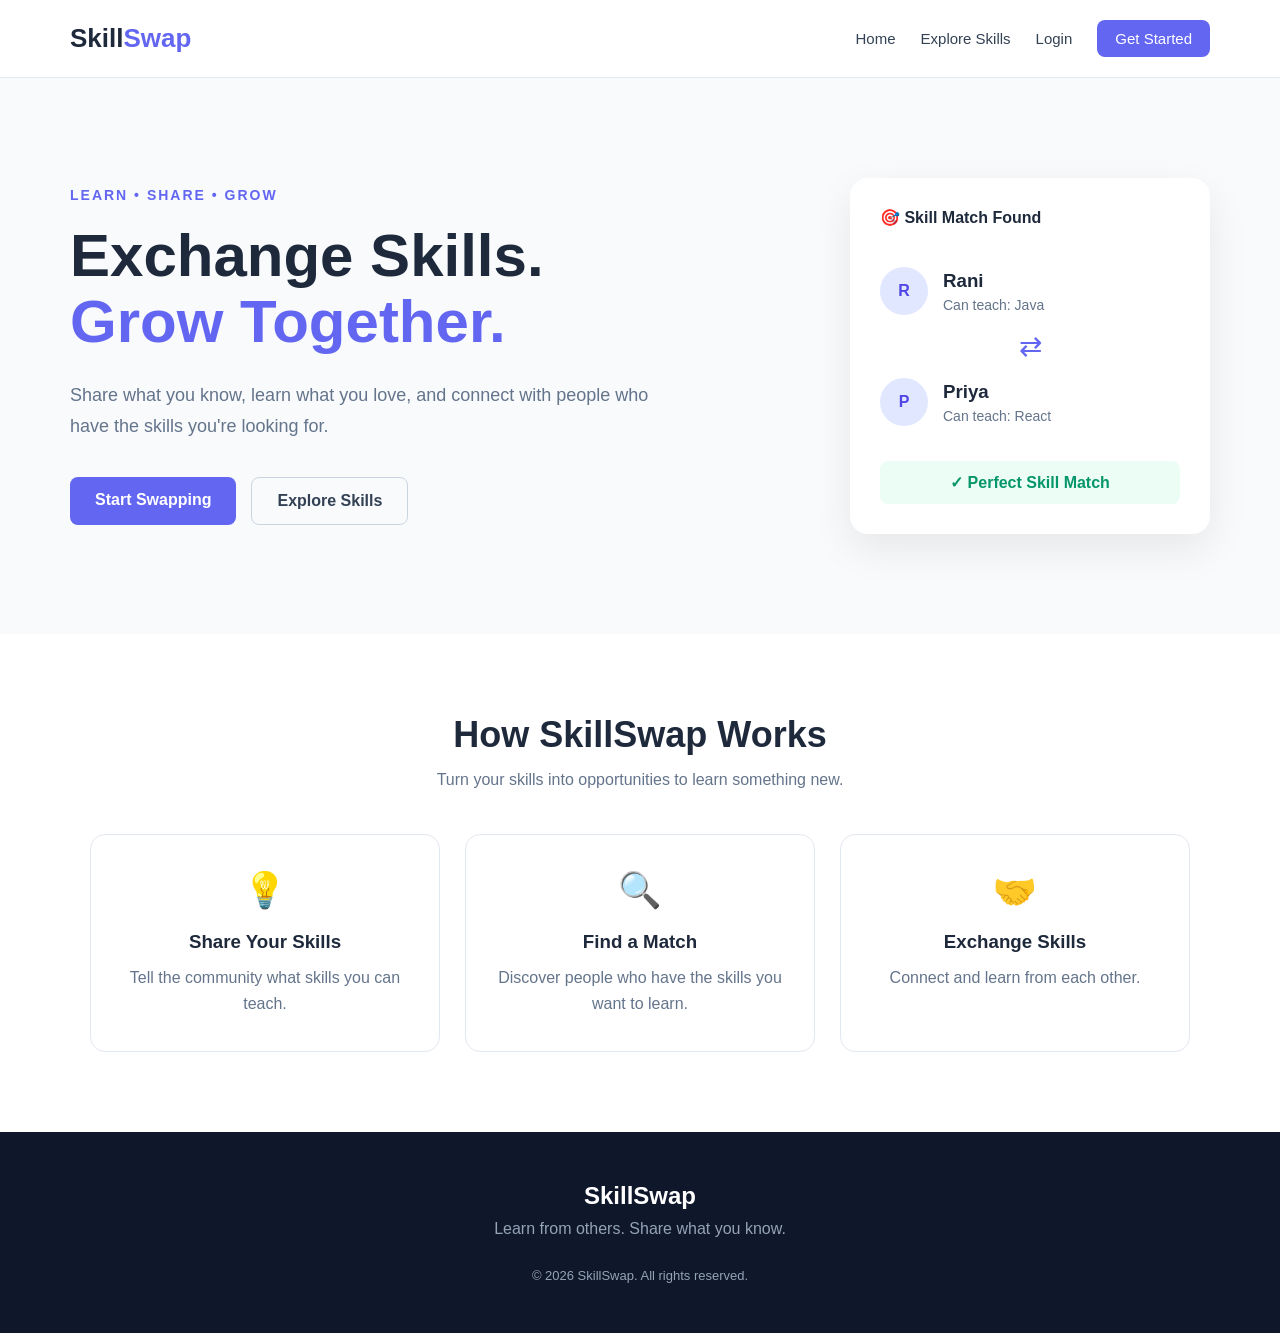
<file: client/index.html>
<!DOCTYPE html>
<html lang="en">

<head>
    <meta charset="UTF-8">
    <meta name="viewport" content="width=device-width, initial-scale=1.0">

    <title>SkillSwap - Exchange Skills, Grow Together</title>

    <link rel="stylesheet" href="css/style.css">
</head>

<body>

    <!-- Navigation Bar -->
    <header>
        <nav class="navbar">

            <div class="logo">
                Skill<span>Swap</span>
            </div>

            <div class="nav-links">
                <a href="index.html">Home</a>
                <a href="skills.html">Explore Skills</a>
                <a href="login.html">Login</a>
                <a href="register.html" class="nav-button">Get Started</a>
            </div>

        </nav>
    </header>


    <!-- Hero Section -->
    <section class="hero">

        <div class="hero-content">

            <p class="small-title">LEARN • SHARE • GROW</p>

            <h1>
                Exchange Skills.<br>
                <span>Grow Together.</span>
            </h1>

            <p class="hero-text">
                Share what you know, learn what you love,
                and connect with people who have the skills
                you're looking for.
            </p>

            <div class="hero-buttons">
                <a href="register.html" class="primary-button">
                    Start Swapping
                </a>

                <a href="skills.html" class="secondary-button">
                    Explore Skills
                </a>
            </div>

        </div>


        <!-- Hero Card -->
        <div class="hero-card">

            <div class="card-title">
                <span>🎯</span>
                Skill Match Found
            </div>

            <div class="person">

                <div class="avatar">
                    R
                </div>

                <div>
                    <h3>Rani</h3>
                    <p>Can teach: Java</p>
                </div>

            </div>

            <div class="swap-icon">
                ⇄
            </div>

            <div class="person">

                <div class="avatar">
                    P
                </div>

                <div>
                    <h3>Priya</h3>
                    <p>Can teach: React</p>
                </div>

            </div>

            <div class="match">
                ✓ Perfect Skill Match
            </div>

        </div>

    </section>


    <!-- Features -->
    <section class="features">

        <h2>How SkillSwap Works</h2>

        <p class="section-text">
            Turn your skills into opportunities to learn something new.
        </p>


        <div class="feature-container">

            <div class="feature-card">
                <div class="feature-icon">💡</div>
                <h3>Share Your Skills</h3>
                <p>
                    Tell the community what skills you can teach.
                </p>
            </div>


            <div class="feature-card">
                <div class="feature-icon">🔍</div>
                <h3>Find a Match</h3>
                <p>
                    Discover people who have the skills you want to learn.
                </p>
            </div>


            <div class="feature-card">
                <div class="feature-icon">🤝</div>
                <h3>Exchange Skills</h3>
                <p>
                    Connect and learn from each other.
                </p>
            </div>

        </div>

    </section>


    <!-- Footer -->
    <footer>

        <h2>SkillSwap</h2>

        <p>
            Learn from others. Share what you know.
        </p>

        <p class="copyright">
            © 2026 SkillSwap. All rights reserved.
        </p>

    </footer>

</body>

</html>
</file>
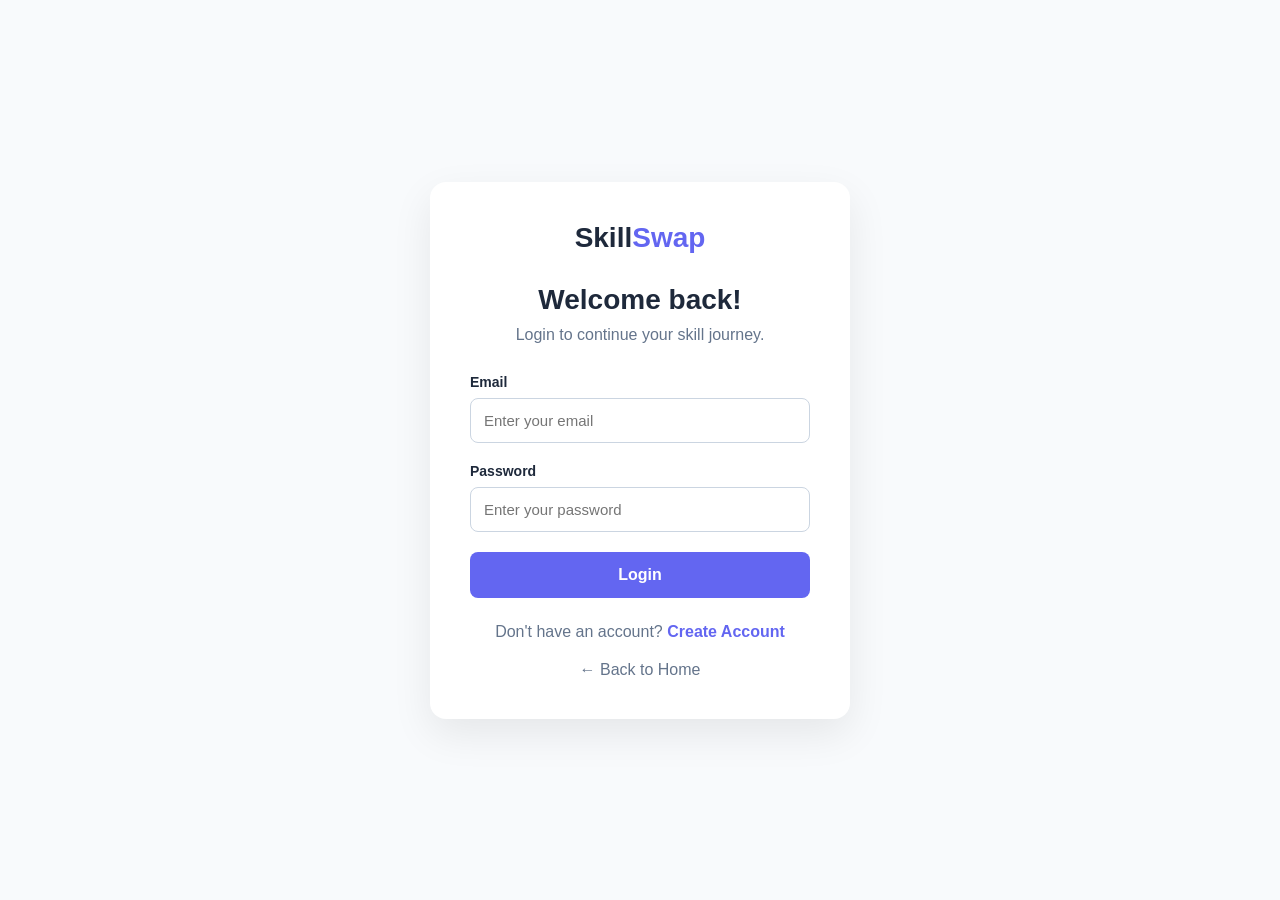
<file: client/dashboard.html>
<!DOCTYPE html>
<html lang="en">

<head>

    <meta charset="UTF-8">

    <meta name="viewport" content="width=device-width, initial-scale=1.0">

    <title>Dashboard - SkillSwap</title>

    <link rel="stylesheet" href="css/dashboard.css">

</head>

<body>


    <!-- ================= NAVBAR ================= -->

    <nav class="navbar">

        <div class="logo">
            Skill<span>Swap</span>
        </div>

        <div class="nav-links">

            <a href="dashboard.html">
                Dashboard
            </a>

            <a href="skills.html">
                Explore Skills
            </a>

            <a href="matches.html">
                Matches
            </a>

            <a href="requests.html">
                Requests
            </a>

            <a href="profile.html">
                Profile
            </a>

        </div>

        <button id="logoutBtn" class="logout-btn">
            Logout
        </button>

    </nav>


    <!-- ================= MAIN DASHBOARD ================= -->

    <main class="dashboard-container">


        <!-- ================= WELCOME ================= -->

        <section class="welcome-section">

            <div>

                <p class="small-text">
                    WELCOME BACK 👋
                </p>

                <h1>
                    Hello,
                    <span id="userName">
                        Student
                    </span>!
                </h1>

                <p>
                    Exchange skills, connect with students,
                    and grow together.
                </p>

            </div>

        </section>


        <!-- ================= STATS ================= -->

        <section class="stats">


            <div class="stat-card">

                <h2 id="teachingCount">
                    0
                </h2>

                <p>
                    Skills Teaching
                </p>

            </div>


            <div class="stat-card">

                <h2 id="learningCount">
                    0
                </h2>

                <p>
                    Skills Learning
                </p>

            </div>


            <div class="stat-card">

                <h2 id="matchesCount">
                    0
                </h2>

                <p>
                    Matches
                </p>

            </div>


            <div class="stat-card">

                <h2 id="requestsCount">
                    0
                </h2>

                <p>
                    Requests
                </p>

            </div>


        </section>


        <!-- ================= QUICK ACTIONS ================= -->

        <section class="quick-section">

            <h2>
                Quick Actions
            </h2>


            <div class="action-grid">


                <!-- Add Skills -->

                <a
                    href="skills.html"
                    class="action-card"
                >

                    <div class="icon">
                        ➕
                    </div>

                    <h3>
                        Add Your Skills
                    </h3>

                    <p>
                        Tell others what you can teach
                        and what you want to learn.
                    </p>

                </a>


                <!-- Find Matches -->

                <a
                    href="matches.html"
                    class="action-card"
                >

                    <div class="icon">
                        🤝
                    </div>

                    <h3>
                        Find Skill Matches
                    </h3>

                    <p>
                        Discover students who can
                        exchange skills with you.
                    </p>

                </a>


                <!-- Requests -->

                <a
                    href="requests.html"
                    class="action-card"
                >

                    <div class="icon">
                        📩
                    </div>

                    <h3>
                        View Requests
                    </h3>

                    <p>
                        Check your incoming and
                        outgoing exchange requests.
                    </p>

                </a>


            </div>

        </section>


        <!-- ================= GETTING STARTED ================= -->

        <section class="getting-started">

            <h2>
                Get Started
            </h2>

            <p>
                Start by adding the skills you can teach
                and the skills you want to learn.
            </p>

            <a
                href="skills.html"
                class="primary-btn"
            >
                Add Skills →
            </a>

        </section>


    </main>


    <!-- ================= JAVASCRIPT ================= -->

    <script src="js/dashboard.js"></script>

</body>

</html>
</file>
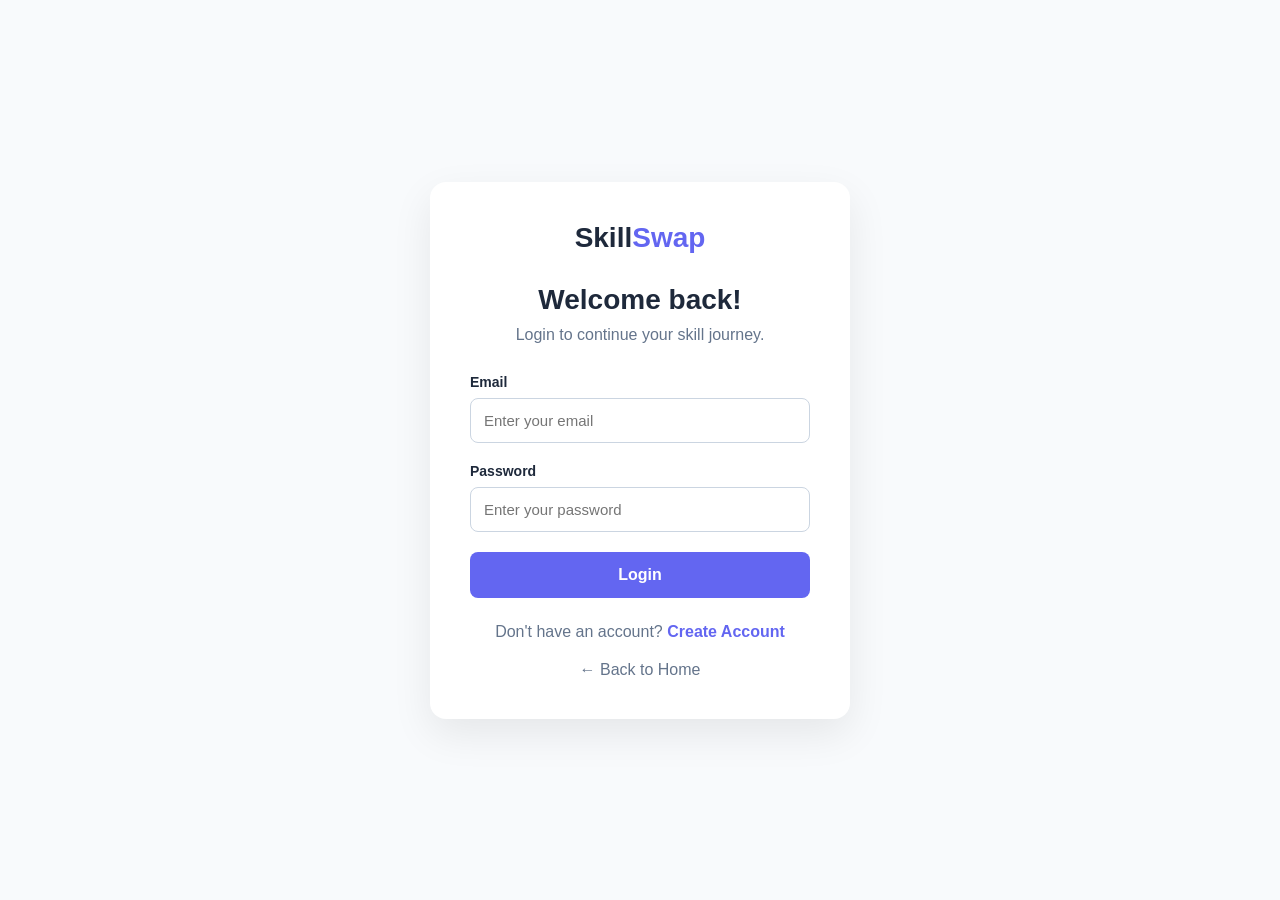
<file: client/login.html>
<!DOCTYPE html>
<html lang="en">

<head>
    <meta charset="UTF-8">
    <meta name="viewport" content="width=device-width, initial-scale=1.0">

    <title>Login - SkillSwap</title>

    <link rel="stylesheet" href="css/auth.css">
</head>

<body>

    <div class="auth-container">

        <div class="auth-card">

            <div class="logo">
                Skill<span>Swap</span>
            </div>

            <h1>Welcome back!</h1>

            <p class="subtitle">
                Login to continue your skill journey.
            </p>

            <form id="loginForm">

                <label>Email</label>

                <input
                    type="email"
                    id="email"
                    placeholder="Enter your email"
                    required
                >


                <label>Password</label>

                <input
                    type="password"
                    id="password"
                    placeholder="Enter your password"
                    required
                >


                <button type="submit">
                    Login
                </button>

            </form>


            <p class="bottom-text">
                Don't have an account?
                <a href="register.html">Create Account</a>
            </p>


            <a href="index.html" class="back-home">
                ← Back to Home
            </a>

        </div>

    </div>

    <script src="js/auth.js"></script>

</body>

</html>
</file>
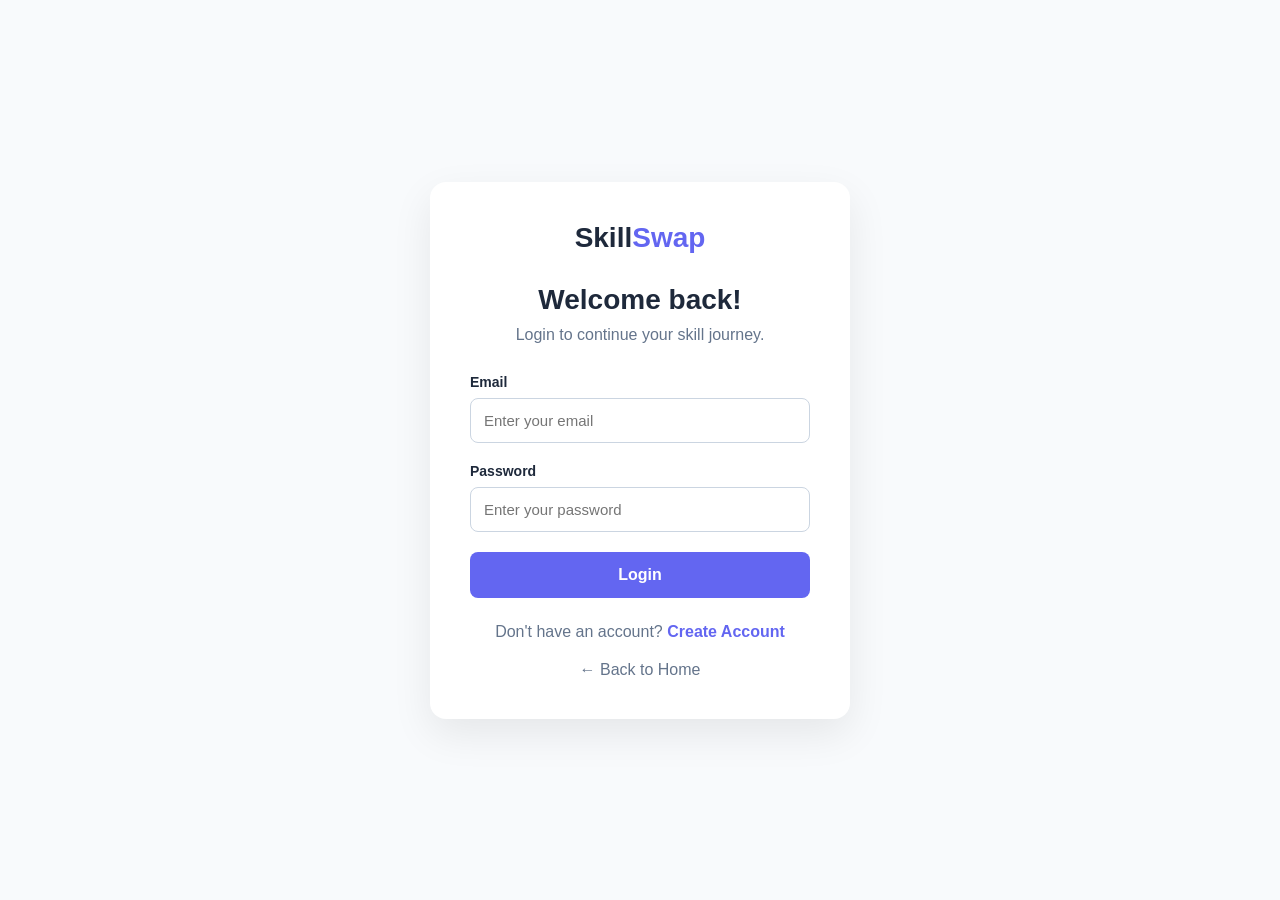
<file: client/matches.html>
<!DOCTYPE html>
<html lang="en">

<head>
    <meta charset="UTF-8">
    <meta name="viewport" content="width=device-width, initial-scale=1.0">

    <title>Skill Matches - SkillSwap</title>

    <link rel="stylesheet" href="css/matches.css">
</head>

<body>

    <!-- Navbar -->

    <nav class="navbar">

        <div class="logo">
            Skill<span>Swap</span>
        </div>

        <div class="nav-links">
            <a href="dashboard.html">Dashboard</a>
            <a href="skills.html">My Skills</a>
            <a href="matches.html">Matches</a>
            <a href="requests.html">Requests</a>
            <a href="profile.html">Profile</a>
        </div>

        <button id="logoutBtn" class="logout-btn">
            Logout
        </button>

    </nav>


    <!-- Main -->

    <main class="matches-container">

        <div class="page-header">

            <p class="small-text">SKILL DISCOVERY</p>

            <h1>Find Your Skill Matches</h1>

            <p>
                Connect with students who can teach
                what you want to learn and learn what
                you can teach.
            </p>

        </div>


        <!-- Matches -->

        <section id="matchesContainer" class="matches-list">

            <div class="loading">
                Finding your skill matches...
            </div>

        </section>

    </main>


    <script src="js/matches.js"></script>

</body>

</html>
</file>
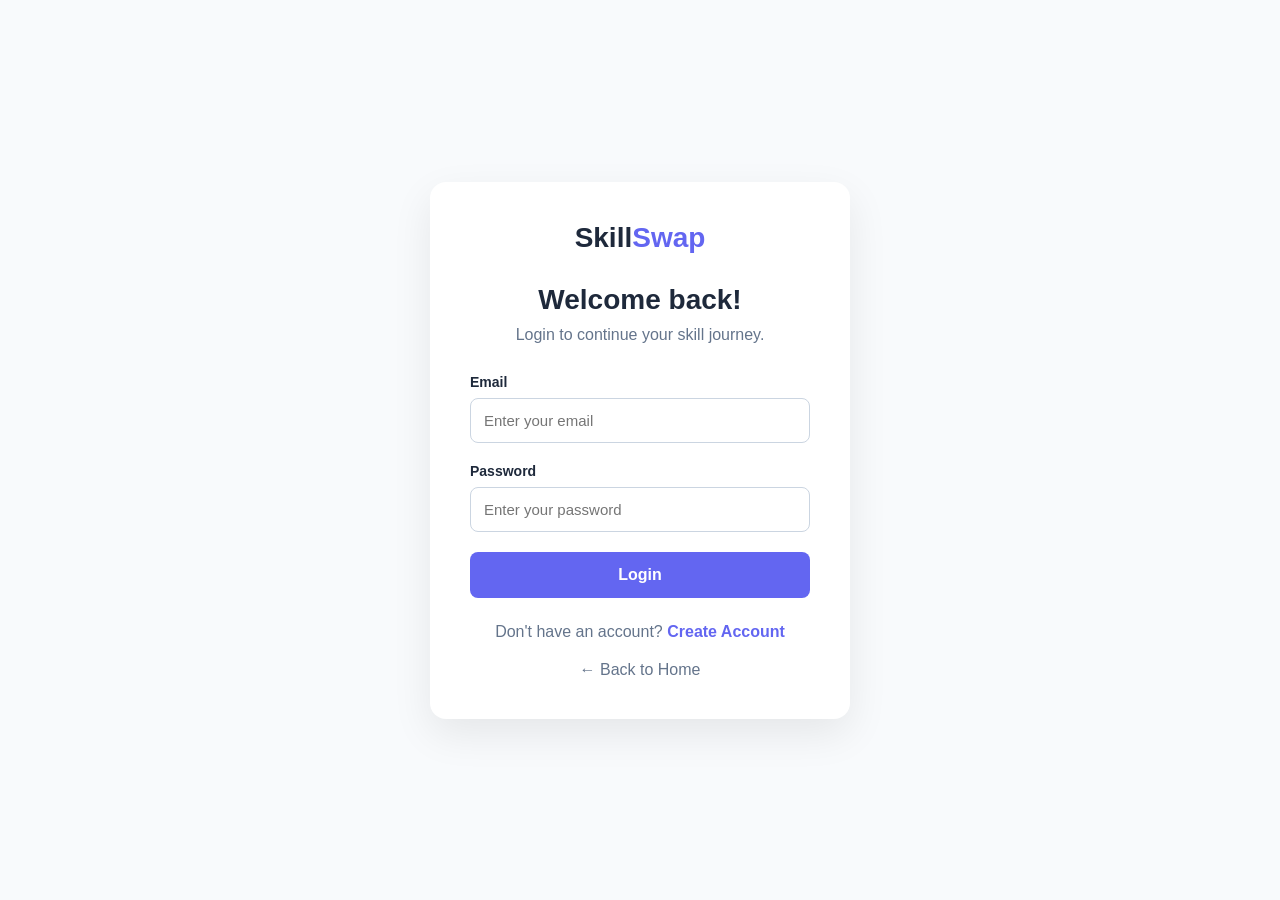
<file: client/profile.html>
<!DOCTYPE html>
<html lang="en">

<head>

    <meta charset="UTF-8">

    <meta name="viewport" content="width=device-width, initial-scale=1.0">

    <title>Profile - SkillSwap</title>

    <link rel="stylesheet" href="css/profile.css">

</head>

<body>


    <!-- ================= NAVBAR ================= -->

    <nav class="navbar">

        <div class="logo">
            Skill<span>Swap</span>
        </div>

        <div class="nav-links">

            <a href="dashboard.html">Dashboard</a>

            <a href="skills.html">My Skills</a>

            <a href="matches.html">Matches</a>

            <a href="requests.html">Requests</a>

            <a href="profile.html">Profile</a>

        </div>

        <button id="logoutBtn" class="logout-btn">
            Logout
        </button>

    </nav>


    <!-- ================= MAIN ================= -->

    <main class="profile-container">


        <div class="page-header">

            <p class="small-text">
                YOUR ACCOUNT
            </p>

            <h1>
                My Profile
            </h1>

            <p>
                View your SkillSwap account information.
            </p>

        </div>


        <!-- ================= PROFILE CARD ================= -->

        <section class="profile-card">


            <div class="profile-top">

                <div id="profileAvatar" class="profile-avatar">
                    R
                </div>

                <div>

                    <h2 id="profileName">
                        Student
                    </h2>

                    <p id="profileEmail">
                        student@example.com
                    </p>

                </div>

            </div>


            <!-- ================= ACCOUNT INFO ================= -->

            <div class="profile-info">

                <div class="info-item">

                    <span class="info-label">
                        Full Name
                    </span>

                    <span id="infoName" class="info-value">
                        -
                    </span>

                </div>


                <div class="info-item">

                    <span class="info-label">
                        Email
                    </span>

                    <span id="infoEmail" class="info-value">
                        -
                    </span>

                </div>


                <div class="info-item">

                    <span class="info-label">
                        Account ID
                    </span>

                    <span id="infoId" class="info-value">
                        -
                    </span>

                </div>

            </div>


        </section>


        <!-- ================= SKILLS SUMMARY ================= -->

        <section class="skills-summary">

            <div class="summary-card">

                <h3>
                    Skills I Teach
                </h3>

                <div id="teachSkills">
                    Loading...
                </div>

            </div>


            <div class="summary-card">

                <h3>
                    Skills I Want to Learn
                </h3>

                <div id="learnSkills">
                    Loading...
                </div>

            </div>

        </section>


    </main>


    <script src="js/profile.js"></script>

</body>

</html>
</file>
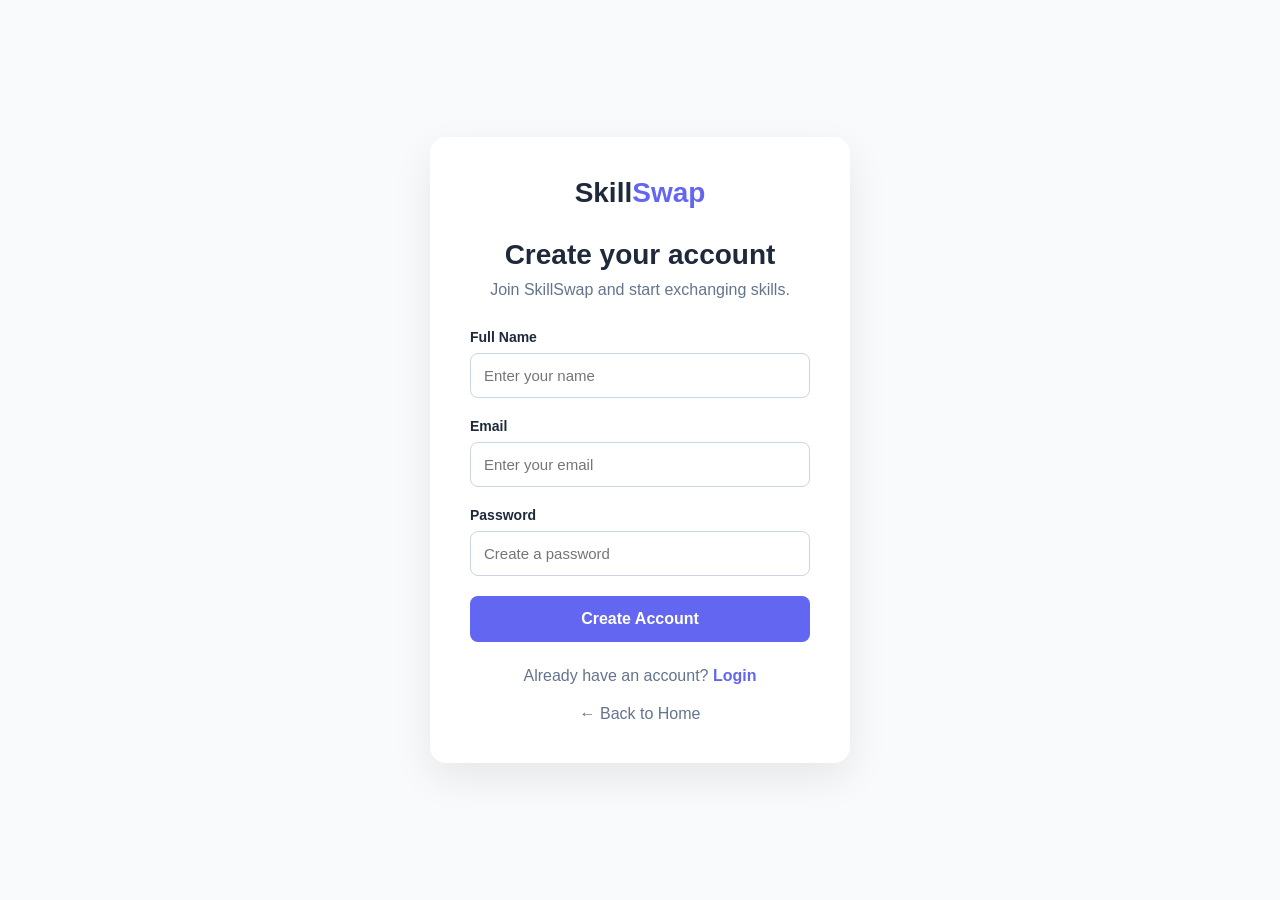
<file: client/register.html>
<!DOCTYPE html>
<html lang="en">

<head>
    <meta charset="UTF-8">
    <meta name="viewport" content="width=device-width, initial-scale=1.0">
    <title>Create Account - SkillSwap</title>

    <link rel="stylesheet" href="css/auth.css">
</head>

<body>

    <div class="auth-container">

        <div class="auth-card">

            <div class="logo">
                Skill<span>Swap</span>
            </div>

            <h1>Create your account</h1>

            <p class="subtitle">
                Join SkillSwap and start exchanging skills.
            </p>

            <form id="registerForm">

                <label>Full Name</label>
                <input
                    type="text"
                    id="name"
                    placeholder="Enter your name"
                    required
                >

                <label>Email</label>
                <input
                    type="email"
                    id="email"
                    placeholder="Enter your email"
                    required
                >

                <label>Password</label>
                <input
                    type="password"
                    id="password"
                    placeholder="Create a password"
                    required
                >

                <button type="submit">
                    Create Account
                </button>

            </form>

            <p class="bottom-text">
                Already have an account?
                <a href="login.html">Login</a>
            </p>

            <a href="index.html" class="back-home">
                ← Back to Home
            </a>

        </div>

    </div>

    <script src="js/auth.js"></script>

</body>

</html>
</file>
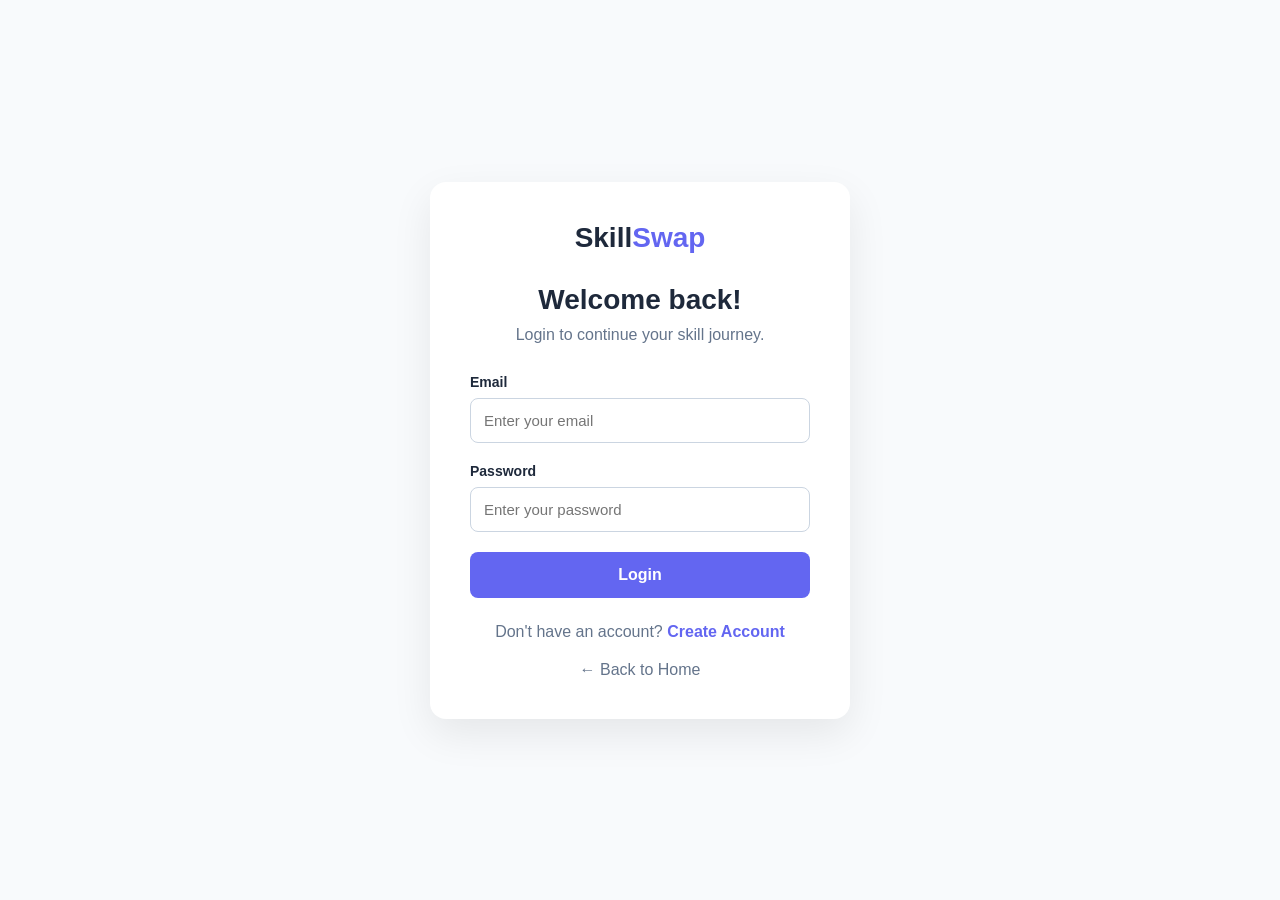
<file: client/requests.html>
<!DOCTYPE html>
<html lang="en">

<head>

    <meta charset="UTF-8">

    <meta name="viewport" content="width=device-width, initial-scale=1.0">

    <title>Requests - SkillSwap</title>

    <link rel="stylesheet" href="css/requests.css">

</head>

<body>


    <!-- ================= NAVBAR ================= -->

    <nav class="navbar">

        <div class="logo">
            Skill<span>Swap</span>
        </div>

        <div class="nav-links">

            <a href="dashboard.html">Dashboard</a>

            <a href="skills.html">My Skills</a>

            <a href="matches.html">Matches</a>

            <a href="requests.html">Requests</a>

            <a href="profile.html">Profile</a>

        </div>

        <button id="logoutBtn" class="logout-btn">
            Logout
        </button>

    </nav>


    <!-- ================= MAIN ================= -->

    <main class="requests-container">


        <div class="page-header">

            <p class="small-text">
                CONNECTIONS
            </p>

            <h1>
                Exchange Requests
            </h1>

            <p>
                Manage your incoming and outgoing skill exchange requests.
            </p>

        </div>


        <!-- ================= RECEIVED ================= -->

        <section class="request-section">

            <h2>
                Received Requests
            </h2>

            <div id="receivedRequests" class="requests-list">

                <div class="loading">
                    Loading requests...
                </div>

            </div>

        </section>


        <!-- ================= SENT ================= -->

        <section class="request-section">

            <h2>
                Sent Requests
            </h2>

            <div id="sentRequests" class="requests-list">

                <div class="loading">
                    Loading requests...
                </div>

            </div>

        </section>


    </main>


    <script src="js/requests.js"></script>

</body>

</html>
</file>
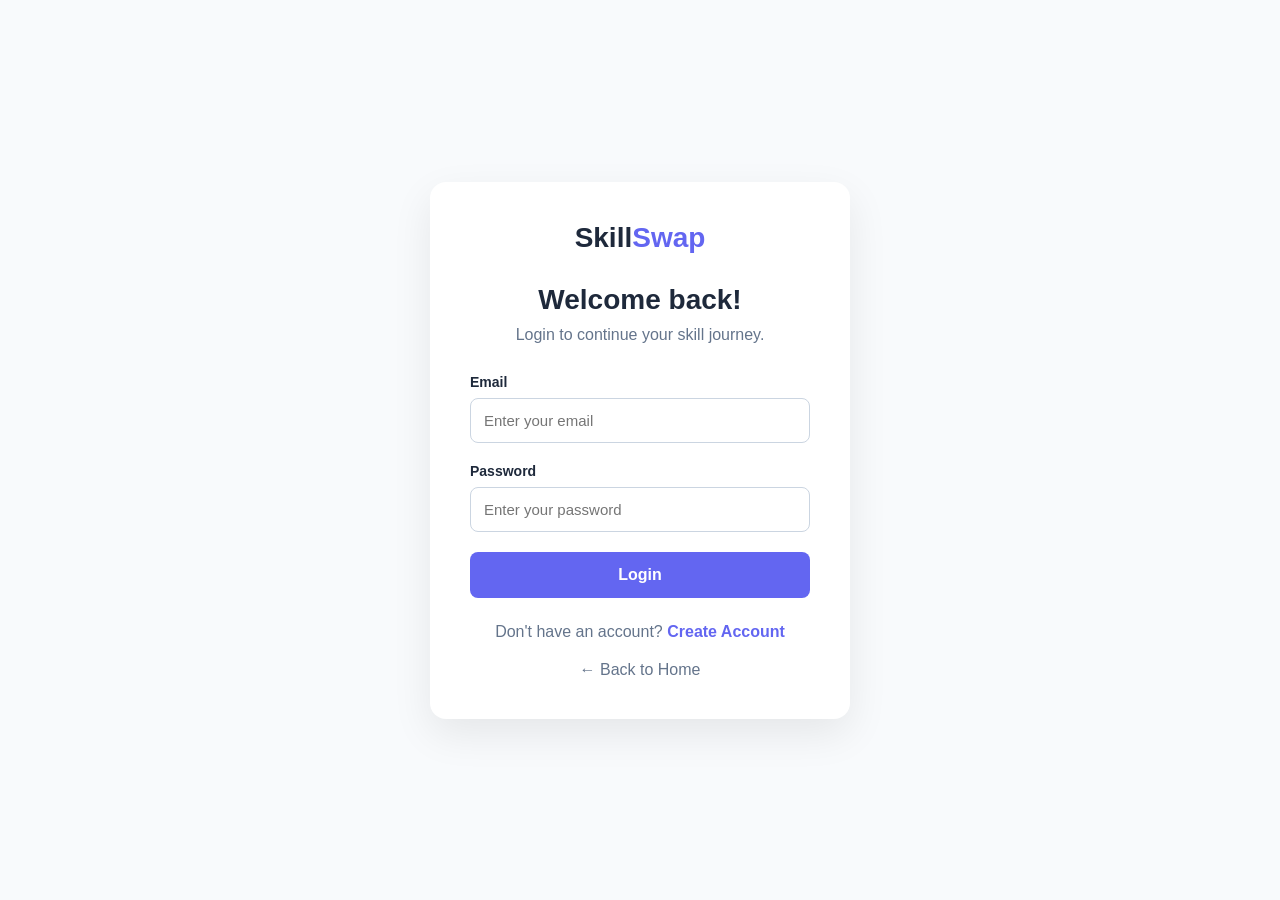
<file: client/skills.html>
<!DOCTYPE html>
<html lang="en">

<head>
    <meta charset="UTF-8">
    <meta name="viewport" content="width=device-width, initial-scale=1.0">

    <title>My Skills - SkillSwap</title>

    <link rel="stylesheet" href="css/skills.css">
</head>

<body>

    <!-- Navbar -->

    <nav class="navbar">

        <div class="logo">
            Skill<span>Swap</span>
        </div>

        <div class="nav-links">
            <a href="dashboard.html">Dashboard</a>
            <a href="skills.html">My Skills</a>
            <a href="matches.html">Matches</a>
            <a href="requests.html">Requests</a>
            <a href="profile.html">Profile</a>
        </div>

        <button id="logoutBtn" class="logout-btn">
            Logout
        </button>

    </nav>


    <!-- Main -->

    <main class="skills-container">

        <div class="page-header">

            <p class="small-text">YOUR SKILLS</p>

            <h1>Build Your Skill Profile</h1>

            <p>
                Tell the community what you can teach
                and what you want to learn.
            </p>

        </div>


        <!-- Add Skill -->

        <section class="add-skill-card">

            <h2>Add a Skill</h2>

            <form id="skillForm">

                <div class="form-group">

                    <label for="skill">
                        Select Skill
                    </label>

                    <select id="skill" required>

                        <option value="">
                            Choose a skill
                        </option>

                        <option value="Java">
                            Java
                        </option>

                        <option value="Python">
                            Python
                        </option>

                        <option value="JavaScript">
                            JavaScript
                        </option>

                        <option value="React">
                            React
                        </option>

                        <option value="HTML & CSS">
                            HTML & CSS
                        </option>

                        <option value="SQL">
                            SQL
                        </option>

                        <option value="Graphic Design">
                            Graphic Design
                        </option>

                        <option value="Video Editing">
                            Video Editing
                        </option>

                        <option value="Public Speaking">
                            Public Speaking
                        </option>

                        <option value="Photography">
                            Photography
                        </option>

                    </select>

                </div>


                <div class="form-group">

                    <label for="skillType">
                        I want to
                    </label>

                    <select id="skillType" required>

                        <option value="">
                            Select type
                        </option>

                        <option value="TEACH">
                            Teach this skill
                        </option>

                        <option value="LEARN">
                            Learn this skill
                        </option>

                    </select>

                </div>


                <button type="submit" class="add-btn">
                    + Add Skill
                </button>

            </form>

        </section>


        <!-- My Skills -->

        <section class="my-skills">

            <div class="skill-column">

                <h2>🎓 Skills I Can Teach</h2>

                <div id="teachSkills" class="skill-list">

                    <p class="empty-message">
                        No teaching skills added yet.
                    </p>

                </div>

            </div>


            <div class="skill-column">

                <h2>📚 Skills I Want to Learn</h2>

                <div id="learnSkills" class="skill-list">

                    <p class="empty-message">
                        No learning skills added yet.
                    </p>

                </div>

            </div>

        </section>

    </main>


    <script src="js/skills.js"></script>

</body>

</html>
</file>
<file: client/css/style.css>
* {
    margin: 0;
    padding: 0;
    box-sizing: border-box;
}

body {
    font-family: Arial, sans-serif;
    background: #f8fafc;
    color: #1e293b;
}


/* Navbar */

header {
    background: white;
    border-bottom: 1px solid #e2e8f0;
}

.navbar {
    max-width: 1200px;
    margin: auto;
    padding: 20px 30px;

    display: flex;
    justify-content: space-between;
    align-items: center;
}

.logo {
    font-size: 26px;
    font-weight: bold;
}

.logo span {
    color: #6366f1;
}

.nav-links {
    display: flex;
    align-items: center;
    gap: 25px;
}

.nav-links a {
    text-decoration: none;
    color: #334155;
    font-size: 15px;
}

.nav-links a:hover {
    color: #6366f1;
}

.nav-button {
    background: #6366f1;
    color: white !important;
    padding: 10px 18px;
    border-radius: 8px;
}


/* Hero */

.hero {
    max-width: 1200px;
    margin: auto;
    padding: 100px 30px;

    display: flex;
    align-items: center;
    justify-content: space-between;
    gap: 60px;
}

.hero-content {
    max-width: 600px;
}

.small-title {
    color: #6366f1;
    font-size: 14px;
    font-weight: bold;
    letter-spacing: 2px;
    margin-bottom: 20px;
}

.hero h1 {
    font-size: 60px;
    line-height: 1.1;
    margin-bottom: 25px;
}

.hero h1 span {
    color: #6366f1;
}

.hero-text {
    font-size: 18px;
    line-height: 1.7;
    color: #64748b;
    margin-bottom: 35px;
}

.hero-buttons {
    display: flex;
    gap: 15px;
}

.primary-button,
.secondary-button {
    padding: 14px 25px;
    border-radius: 8px;
    text-decoration: none;
    font-weight: bold;
}

.primary-button {
    background: #6366f1;
    color: white;
}

.secondary-button {
    border: 1px solid #cbd5e1;
    color: #334155;
}


/* Hero Card */

.hero-card {
    background: white;
    width: 360px;
    padding: 30px;
    border-radius: 18px;

    box-shadow: 0 15px 40px rgba(0, 0, 0, 0.08);
}

.card-title {
    font-weight: bold;
    margin-bottom: 25px;
}

.person {
    display: flex;
    align-items: center;
    gap: 15px;
    padding: 15px 0;
}

.avatar {
    width: 48px;
    height: 48px;
    border-radius: 50%;

    display: flex;
    align-items: center;
    justify-content: center;

    background: #e0e7ff;
    color: #4f46e5;
    font-weight: bold;
}

.person h3 {
    margin-bottom: 5px;
}

.person p {
    color: #64748b;
    font-size: 14px;
}

.swap-icon {
    text-align: center;
    font-size: 28px;
    color: #6366f1;
}

.match {
    margin-top: 20px;
    padding: 12px;
    text-align: center;

    background: #ecfdf5;
    color: #059669;

    border-radius: 8px;
    font-weight: bold;
}


/* Features */

.features {
    background: white;
    padding: 80px 30px;
    text-align: center;
}

.features h2 {
    font-size: 36px;
    margin-bottom: 15px;
}

.section-text {
    color: #64748b;
    margin-bottom: 45px;
}

.feature-container {
    max-width: 1100px;
    margin: auto;

    display: flex;
    gap: 25px;
}

.feature-card {
    flex: 1;
    padding: 35px 25px;

    border: 1px solid #e2e8f0;
    border-radius: 15px;
}

.feature-icon {
    font-size: 35px;
    margin-bottom: 20px;
}

.feature-card h3 {
    margin-bottom: 12px;
}

.feature-card p {
    color: #64748b;
    line-height: 1.6;
}


/* Footer */

footer {
    background: #0f172a;
    color: white;
    text-align: center;
    padding: 50px 20px;
}

footer p {
    color: #94a3b8;
    margin-top: 10px;
}

.copyright {
    margin-top: 30px !important;
    font-size: 13px;
}


/* Responsive */

@media (max-width: 800px) {

    .hero {
        flex-direction: column;
        text-align: center;
    }

    .hero-buttons {
        justify-content: center;
    }

    .nav-links {
        display: none;
    }

    .hero h1 {
        font-size: 42px;
    }

    .feature-container {
        flex-direction: column;
    }
}
</file>
<file: client/css/dashboard.css>
* {
    margin: 0;
    padding: 0;
    box-sizing: border-box;
}

body {
    font-family: Arial, sans-serif;
    background: #f5f7fb;
    color: #1f2937;
}


/* ================= NAVBAR ================= */

.navbar {
    height: 70px;
    background: white;
    display: flex;
    align-items: center;
    padding: 0 7%;
    border-bottom: 1px solid #e5e7eb;
    gap: 40px;
}

.logo {
    font-size: 25px;
    font-weight: bold;
    color: #111827;
}

.logo span {
    color: #6c63ff;
}

.nav-links {
    display: flex;
    gap: 25px;
    flex: 1;
}

.nav-links a {
    text-decoration: none;
    color: #4b5563;
    font-size: 15px;
}

.nav-links a:hover {
    color: #6c63ff;
}

.logout-btn {
    background: #6c63ff;
    color: white;
    border: none;
    padding: 10px 20px;
    border-radius: 8px;
    cursor: pointer;
    font-size: 14px;
}

.logout-btn:hover {
    background: #574fe8;
}


/* ================= DASHBOARD ================= */

.dashboard-container {
    width: 86%;
    max-width: 1200px;
    margin: 40px auto;
}


/* Welcome */

.welcome-section {
    background: linear-gradient(135deg, #6c63ff, #8b83ff);
    color: white;
    padding: 40px;
    border-radius: 18px;
    margin-bottom: 30px;
}

.small-text {
    font-size: 13px;
    letter-spacing: 1px;
    margin-bottom: 10px;
    opacity: 0.9;
}

.welcome-section h1 {
    font-size: 36px;
    margin-bottom: 10px;
}

.welcome-section p {
    font-size: 16px;
}


/* ================= STATS ================= */

.stats {
    display: grid;
    grid-template-columns: repeat(4, 1fr);
    gap: 20px;
    margin-bottom: 40px;
}

.stat-card {
    background: white;
    padding: 25px;
    border-radius: 14px;
    text-align: center;
    border: 1px solid #e5e7eb;
}

.stat-card h2 {
    font-size: 30px;
    color: #6c63ff;
    margin-bottom: 8px;
}

.stat-card p {
    color: #6b7280;
}


/* ================= QUICK ACTIONS ================= */

.quick-section h2 {
    font-size: 24px;
    margin-bottom: 20px;
}

.action-grid {
    display: grid;
    grid-template-columns: repeat(3, 1fr);
    gap: 20px;
}

.action-card {
    background: white;
    padding: 28px;
    border-radius: 14px;
    text-decoration: none;
    color: #1f2937;
    border: 1px solid #e5e7eb;
    transition: 0.2s;
}

.action-card:hover {
    transform: translateY(-4px);
    border-color: #6c63ff;
    box-shadow: 0 8px 25px rgba(0, 0, 0, 0.08);
}

.icon {
    font-size: 30px;
    margin-bottom: 15px;
}

.action-card h3 {
    margin-bottom: 10px;
    font-size: 18px;
}

.action-card p {
    color: #6b7280;
    line-height: 1.5;
}


/* ================= GETTING STARTED ================= */

.getting-started {
    margin-top: 40px;
    background: white;
    padding: 30px;
    border-radius: 14px;
    border: 1px solid #e5e7eb;
}

.getting-started h2 {
    margin-bottom: 10px;
}

.getting-started p {
    color: #6b7280;
    margin-bottom: 20px;
}

.primary-btn {
    display: inline-block;
    background: #6c63ff;
    color: white;
    text-decoration: none;
    padding: 12px 22px;
    border-radius: 8px;
}

.primary-btn:hover {
    background: #574fe8;
}


/* ================= MOBILE ================= */

@media (max-width: 800px) {

    .navbar {
        padding: 0 20px;
        gap: 15px;
    }

    .nav-links {
        gap: 10px;
    }

    .stats {
        grid-template-columns: repeat(2, 1fr);
    }

    .action-grid {
        grid-template-columns: 1fr;
    }

}

@media (max-width: 600px) {

    .nav-links {
        display: none;
    }

    .dashboard-container {
        width: 92%;
    }

    .welcome-section h1 {
        font-size: 28px;
    }

}
</file>
<file: client/css/auth.css>
* {
    margin: 0;
    padding: 0;
    box-sizing: border-box;
}

body {
    font-family: Arial, sans-serif;
    background: #f8fafc;
    color: #1e293b;
}

.auth-container {
    min-height: 100vh;

    display: flex;
    justify-content: center;
    align-items: center;

    padding: 20px;
}

.auth-card {
    width: 420px;

    background: white;

    padding: 40px;

    border-radius: 16px;

    box-shadow: 0 15px 40px rgba(0, 0, 0, 0.08);
}

.logo {
    text-align: center;

    font-size: 28px;
    font-weight: bold;

    margin-bottom: 30px;
}

.logo span {
    color: #6366f1;
}

.auth-card h1 {
    text-align: center;

    font-size: 28px;

    margin-bottom: 10px;
}

.subtitle {
    text-align: center;

    color: #64748b;

    margin-bottom: 30px;
}

form {
    display: flex;
    flex-direction: column;
}

label {
    margin-bottom: 8px;

    font-weight: bold;

    font-size: 14px;
}

input {
    padding: 13px;

    border: 1px solid #cbd5e1;

    border-radius: 8px;

    margin-bottom: 20px;

    font-size: 15px;

    outline: none;
}

input:focus {
    border-color: #6366f1;
}

button {
    padding: 14px;

    background: #6366f1;

    color: white;

    border: none;

    border-radius: 8px;

    font-size: 16px;

    font-weight: bold;

    cursor: pointer;
}

button:hover {
    background: #4f46e5;
}

.bottom-text {
    text-align: center;

    margin-top: 25px;

    color: #64748b;
}

.bottom-text a {
    color: #6366f1;

    text-decoration: none;

    font-weight: bold;
}

.back-home {
    display: block;

    text-align: center;

    margin-top: 20px;

    color: #64748b;

    text-decoration: none;
}
</file>
<file: client/css/matches.css>
* {
    margin: 0;
    padding: 0;
    box-sizing: border-box;
}

body {
    font-family: Arial, sans-serif;
    background: #f5f7fb;
    color: #1f2937;
}


/* ================= NAVBAR ================= */

.navbar {
    height: 70px;
    background: white;
    display: flex;
    align-items: center;
    padding: 0 7%;
    border-bottom: 1px solid #e5e7eb;
    gap: 40px;
}

.logo {
    font-size: 25px;
    font-weight: bold;
}

.logo span {
    color: #6c63ff;
}

.nav-links {
    display: flex;
    gap: 25px;
    flex: 1;
}

.nav-links a {
    text-decoration: none;
    color: #4b5563;
    font-size: 15px;
}

.nav-links a:hover {
    color: #6c63ff;
}

.logout-btn {
    background: #6c63ff;
    color: white;
    border: none;
    padding: 10px 20px;
    border-radius: 8px;
    cursor: pointer;
}


/* ================= MAIN ================= */

.matches-container {
    width: 86%;
    max-width: 1100px;
    margin: 45px auto;
}

.page-header {
    margin-bottom: 35px;
}

.small-text {
    color: #6c63ff;
    font-size: 13px;
    font-weight: bold;
    letter-spacing: 1px;
    margin-bottom: 8px;
}

.page-header h1 {
    font-size: 34px;
    margin-bottom: 10px;
}

.page-header p {
    color: #6b7280;
    line-height: 1.6;
}


/* ================= MATCH CARDS ================= */

.matches-list {
    display: grid;
    grid-template-columns: repeat(2, 1fr);
    gap: 25px;
}

.match-card {
    background: white;
    padding: 28px;
    border-radius: 16px;
    border: 1px solid #e5e7eb;
}

.match-header {
    display: flex;
    align-items: center;
    gap: 15px;
    margin-bottom: 22px;
}

.avatar {
    width: 55px;
    height: 55px;
    border-radius: 50%;
    background: #6c63ff;
    color: white;
    display: flex;
    align-items: center;
    justify-content: center;
    font-size: 22px;
    font-weight: bold;
}

.match-header h2 {
    font-size: 20px;
    margin-bottom: 5px;
}

.match-header p {
    color: #6b7280;
    font-size: 14px;
}

.exchange-box {
    background: #f8f8ff;
    padding: 18px;
    border-radius: 10px;
    margin-bottom: 20px;
}

.exchange-row {
    display: flex;
    justify-content: space-between;
    align-items: center;
    padding: 8px 0;
}

.exchange-label {
    color: #6b7280;
    font-size: 13px;
}

.exchange-skill {
    color: #574fe8;
    font-weight: bold;
}

.request-btn {
    width: 100%;
    padding: 12px;
    background: #6c63ff;
    color: white;
    border: none;
    border-radius: 8px;
    cursor: pointer;
    font-size: 14px;
}

.request-btn:hover {
    background: #574fe8;
}


/* ================= EMPTY / LOADING ================= */

.loading,
.no-matches {
    grid-column: 1 / -1;
    background: white;
    padding: 50px;
    text-align: center;
    border-radius: 16px;
    border: 1px solid #e5e7eb;
    color: #6b7280;
}

.no-matches h2 {
    color: #1f2937;
    margin-bottom: 10px;
}


/* ================= MOBILE ================= */

@media (max-width: 750px) {

    .nav-links {
        display: none;
    }

    .matches-container {
        width: 92%;
    }

    .matches-list {
        grid-template-columns: 1fr;
    }

}
</file>
<file: client/css/profile.css>
* {
    margin: 0;
    padding: 0;
    box-sizing: border-box;
}

body {
    font-family: Arial, sans-serif;
    background: #f5f7fb;
    color: #1f2937;
}


/* ================= NAVBAR ================= */

.navbar {
    height: 70px;
    background: white;
    display: flex;
    align-items: center;
    padding: 0 7%;
    border-bottom: 1px solid #e5e7eb;
    gap: 40px;
}

.logo {
    font-size: 25px;
    font-weight: bold;
}

.logo span {
    color: #6c63ff;
}

.nav-links {
    display: flex;
    gap: 25px;
    flex: 1;
}

.nav-links a {
    text-decoration: none;
    color: #4b5563;
    font-size: 15px;
}

.nav-links a:hover {
    color: #6c63ff;
}

.logout-btn {
    background: #6c63ff;
    color: white;
    border: none;
    padding: 10px 20px;
    border-radius: 8px;
    cursor: pointer;
}

.logout-btn:hover {
    background: #574fe8;
}


/* ================= MAIN ================= */

.profile-container {
    width: 86%;
    max-width: 1000px;
    margin: 45px auto;
}

.page-header {
    margin-bottom: 35px;
}

.small-text {
    color: #6c63ff;
    font-size: 13px;
    font-weight: bold;
    letter-spacing: 1px;
    margin-bottom: 8px;
}

.page-header h1 {
    font-size: 34px;
    margin-bottom: 10px;
}

.page-header p {
    color: #6b7280;
    line-height: 1.6;
}


/* ================= PROFILE CARD ================= */

.profile-card {
    background: white;
    border: 1px solid #e5e7eb;
    border-radius: 18px;
    padding: 30px;
    margin-bottom: 25px;
}

.profile-top {
    display: flex;
    align-items: center;
    gap: 20px;
    padding-bottom: 25px;
    border-bottom: 1px solid #e5e7eb;
}

.profile-avatar {
    width: 75px;
    height: 75px;
    border-radius: 50%;
    background: #6c63ff;
    color: white;
    display: flex;
    align-items: center;
    justify-content: center;
    font-size: 30px;
    font-weight: bold;
}

.profile-top h2 {
    font-size: 25px;
    margin-bottom: 7px;
}

.profile-top p {
    color: #6b7280;
}


/* ================= ACCOUNT INFO ================= */

.profile-info {
    display: grid;
    grid-template-columns: repeat(3, 1fr);
    gap: 20px;
    padding-top: 25px;
}

.info-item {
    background: #f8f8ff;
    padding: 18px;
    border-radius: 10px;
}

.info-label {
    display: block;
    color: #6b7280;
    font-size: 13px;
    margin-bottom: 8px;
}

.info-value {
    font-weight: bold;
    color: #1f2937;
}


/* ================= SKILLS SUMMARY ================= */

.skills-summary {
    display: grid;
    grid-template-columns: repeat(2, 1fr);
    gap: 25px;
}

.summary-card {
    background: white;
    border: 1px solid #e5e7eb;
    border-radius: 18px;
    padding: 25px;
}

.summary-card h3 {
    font-size: 19px;
    margin-bottom: 18px;
}


/* ================= SKILL TAG ================= */

.skill-tag {
    display: inline-block;
    background: #f0efff;
    color: #574fe8;
    padding: 8px 13px;
    border-radius: 20px;
    font-size: 13px;
    font-weight: bold;
    margin: 4px;
}

.empty-message {
    color: #6b7280;
    font-size: 14px;
}


/* ================= MOBILE ================= */

@media (max-width: 750px) {

    .nav-links {
        display: none;
    }

    .profile-container {
        width: 92%;
    }

    .profile-info {
        grid-template-columns: 1fr;
    }

    .skills-summary {
        grid-template-columns: 1fr;
    }

}
</file>
<file: client/css/requests.css>
* {
    margin: 0;
    padding: 0;
    box-sizing: border-box;
}

body {
    font-family: Arial, sans-serif;
    background: #f5f7fb;
    color: #1f2937;
}


/* ================= NAVBAR ================= */

.navbar {
    height: 70px;
    background: white;
    display: flex;
    align-items: center;
    padding: 0 7%;
    border-bottom: 1px solid #e5e7eb;
    gap: 40px;
}

.logo {
    font-size: 25px;
    font-weight: bold;
}

.logo span {
    color: #6c63ff;
}

.nav-links {
    display: flex;
    gap: 25px;
    flex: 1;
}

.nav-links a {
    text-decoration: none;
    color: #4b5563;
    font-size: 15px;
}

.nav-links a:hover {
    color: #6c63ff;
}

.logout-btn {
    background: #6c63ff;
    color: white;
    border: none;
    padding: 10px 20px;
    border-radius: 8px;
    cursor: pointer;
}


/* ================= MAIN ================= */

.requests-container {
    width: 86%;
    max-width: 1100px;
    margin: 45px auto;
}

.page-header {
    margin-bottom: 40px;
}

.small-text {
    color: #6c63ff;
    font-size: 13px;
    font-weight: bold;
    letter-spacing: 1px;
    margin-bottom: 8px;
}

.page-header h1 {
    font-size: 34px;
    margin-bottom: 10px;
}

.page-header p {
    color: #6b7280;
    line-height: 1.6;
}


/* ================= SECTIONS ================= */

.request-section {
    margin-bottom: 45px;
}

.request-section h2 {
    font-size: 22px;
    margin-bottom: 20px;
}

.requests-list {
    display: grid;
    grid-template-columns: repeat(2, 1fr);
    gap: 20px;
}


/* ================= REQUEST CARD ================= */

.request-card {
    background: white;
    border: 1px solid #e5e7eb;
    border-radius: 16px;
    padding: 25px;
}

.request-header {
    display: flex;
    align-items: center;
    gap: 15px;
    margin-bottom: 20px;
}

.avatar {
    width: 52px;
    height: 52px;
    border-radius: 50%;
    background: #6c63ff;
    color: white;
    display: flex;
    align-items: center;
    justify-content: center;
    font-size: 21px;
    font-weight: bold;
}

.request-header h3 {
    font-size: 19px;
    margin-bottom: 5px;
}

.request-header p {
    color: #6b7280;
    font-size: 14px;
}


/* ================= STATUS ================= */

.status {
    display: inline-block;
    padding: 6px 12px;
    border-radius: 20px;
    font-size: 12px;
    font-weight: bold;
    margin-bottom: 18px;
}

.status.pending {
    background: #fff7ed;
    color: #c2410c;
}

.status.accepted {
    background: #ecfdf5;
    color: #047857;
}

.status.rejected {
    background: #fef2f2;
    color: #b91c1c;
}


/* ================= BUTTONS ================= */

.request-actions {
    display: flex;
    gap: 10px;
}

.accept-btn,
.reject-btn {
    flex: 1;
    padding: 11px;
    border: none;
    border-radius: 8px;
    cursor: pointer;
    font-size: 14px;
}

.accept-btn {
    background: #16a34a;
    color: white;
}

.reject-btn {
    background: #ef4444;
    color: white;
}

.accept-btn:hover {
    background: #15803d;
}

.reject-btn:hover {
    background: #dc2626;
}


/* ================= EMPTY / LOADING ================= */

.empty-message,
.loading {
    background: white;
    border: 1px solid #e5e7eb;
    border-radius: 16px;
    padding: 35px;
    text-align: center;
    color: #6b7280;
    grid-column: 1 / -1;
}


/* ================= MOBILE ================= */

@media (max-width: 750px) {

    .nav-links {
        display: none;
    }

    .requests-container {
        width: 92%;
    }

    .requests-list {
        grid-template-columns: 1fr;
    }

}
</file>
<file: client/css/skills.css>
* {
    margin: 0;
    padding: 0;
    box-sizing: border-box;
}

body {
    font-family: Arial, sans-serif;
    background: #f5f7fb;
    color: #1f2937;
}


/* ================= NAVBAR ================= */

.navbar {
    height: 70px;
    background: white;
    display: flex;
    align-items: center;
    padding: 0 7%;
    border-bottom: 1px solid #e5e7eb;
    gap: 40px;
}

.logo {
    font-size: 25px;
    font-weight: bold;
}

.logo span {
    color: #6c63ff;
}

.nav-links {
    display: flex;
    gap: 25px;
    flex: 1;
}

.nav-links a {
    text-decoration: none;
    color: #4b5563;
    font-size: 15px;
}

.nav-links a:hover {
    color: #6c63ff;
}

.logout-btn {
    background: #6c63ff;
    color: white;
    border: none;
    padding: 10px 20px;
    border-radius: 8px;
    cursor: pointer;
}


/* ================= MAIN ================= */

.skills-container {
    width: 86%;
    max-width: 1100px;
    margin: 45px auto;
}

.page-header {
    margin-bottom: 30px;
}

.small-text {
    color: #6c63ff;
    font-size: 13px;
    font-weight: bold;
    letter-spacing: 1px;
    margin-bottom: 8px;
}

.page-header h1 {
    font-size: 34px;
    margin-bottom: 10px;
}

.page-header p {
    color: #6b7280;
}


/* ================= ADD SKILL ================= */

.add-skill-card {
    background: white;
    padding: 30px;
    border-radius: 16px;
    border: 1px solid #e5e7eb;
    margin-bottom: 35px;
}

.add-skill-card h2 {
    margin-bottom: 25px;
}

#skillForm {
    display: flex;
    align-items: end;
    gap: 20px;
}

.form-group {
    flex: 1;
}

.form-group label {
    display: block;
    margin-bottom: 8px;
    font-size: 14px;
    font-weight: bold;
}

.form-group select {
    width: 100%;
    padding: 12px;
    border: 1px solid #d1d5db;
    border-radius: 8px;
    font-size: 14px;
    background: white;
}

.add-btn {
    padding: 12px 24px;
    background: #6c63ff;
    color: white;
    border: none;
    border-radius: 8px;
    cursor: pointer;
    font-size: 14px;
}

.add-btn:hover {
    background: #574fe8;
}


/* ================= MY SKILLS ================= */

.my-skills {
    display: grid;
    grid-template-columns: 1fr 1fr;
    gap: 25px;
}

.skill-column {
    background: white;
    padding: 28px;
    border-radius: 16px;
    border: 1px solid #e5e7eb;
}

.skill-column h2 {
    font-size: 20px;
    margin-bottom: 20px;
}

.skill-list {
    min-height: 100px;
}

.empty-message {
    color: #9ca3af;
    font-size: 14px;
    padding: 20px 0;
}


/* ================= SKILL TAG ================= */

.skill-tag {
    display: inline-flex;
    align-items: center;
    gap: 10px;
    background: #f0efff;
    color: #574fe8;
    padding: 10px 14px;
    border-radius: 8px;
    margin: 5px;
    font-size: 14px;
}


/* ================= MOBILE ================= */

@media (max-width: 750px) {

    .nav-links {
        display: none;
    }

    .skills-container {
        width: 92%;
    }

    #skillForm {
        flex-direction: column;
        align-items: stretch;
    }

    .my-skills {
        grid-template-columns: 1fr;
    }

}
</file>
